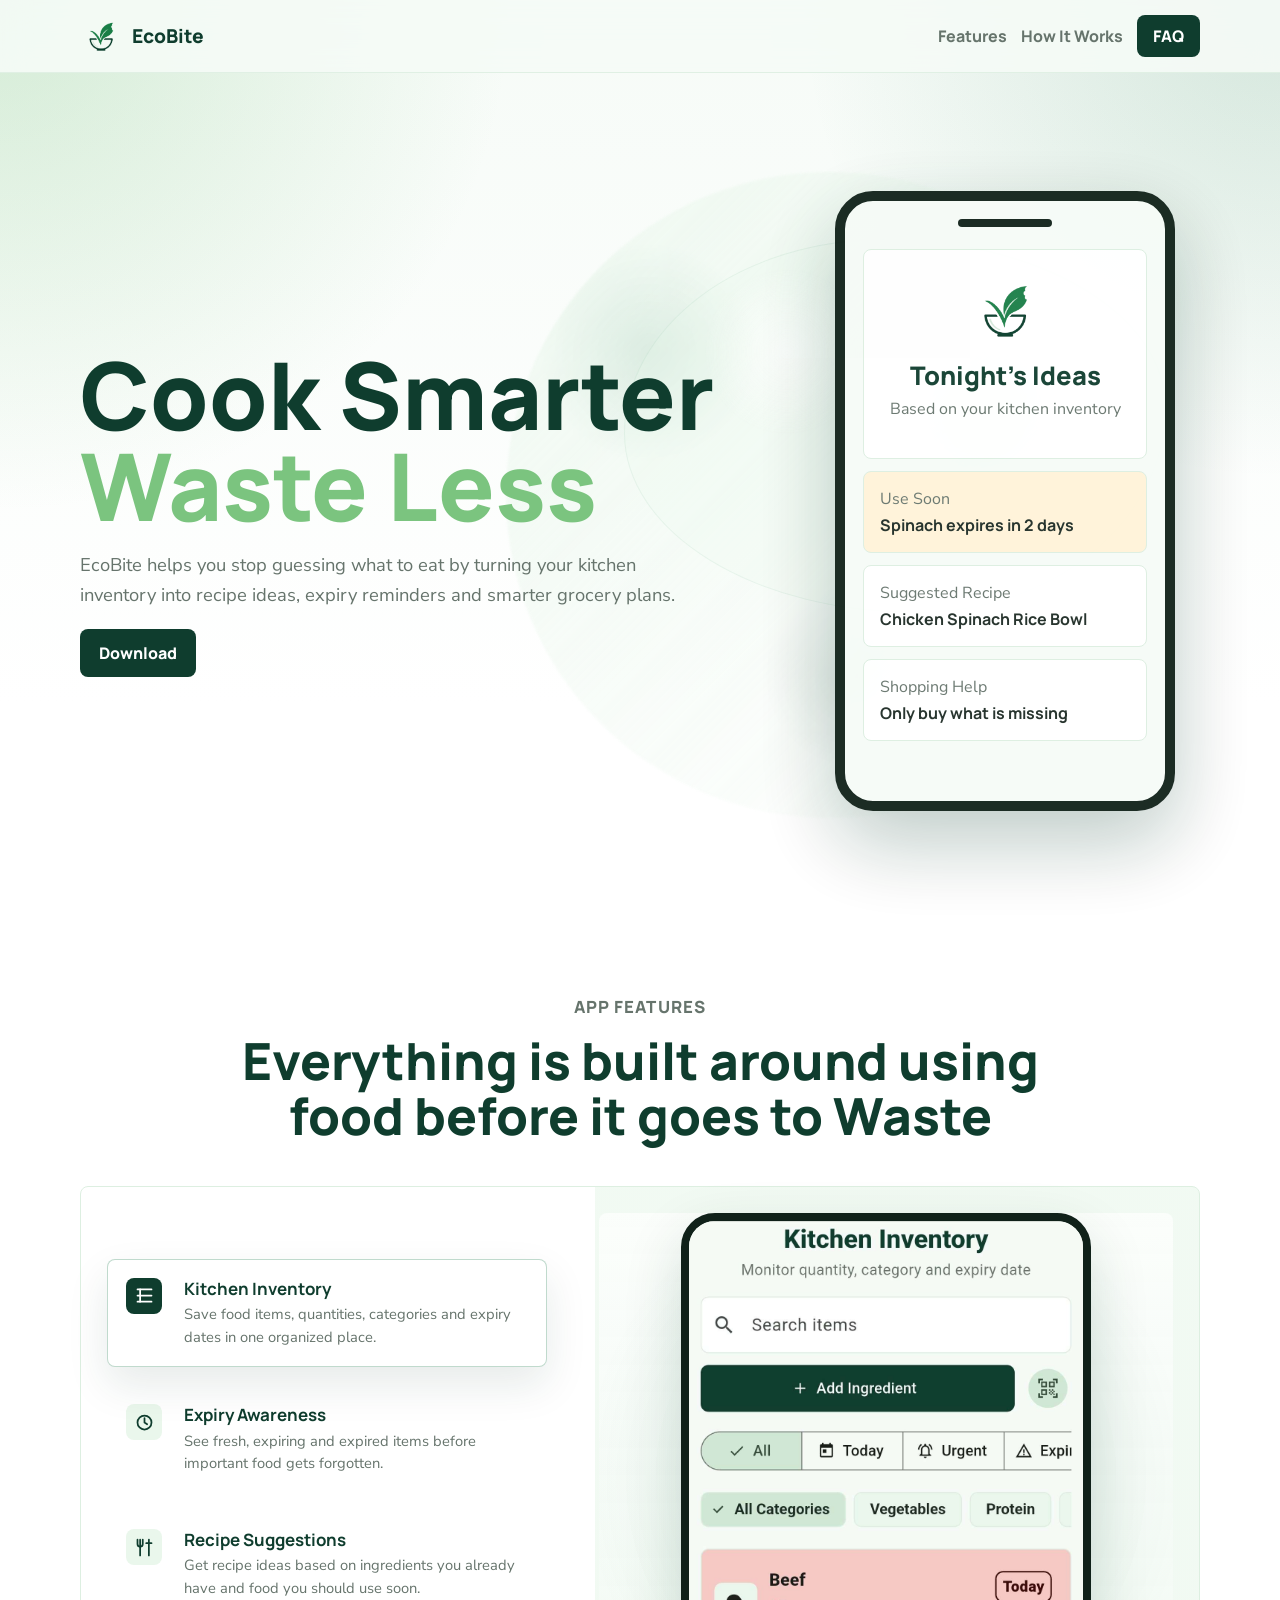
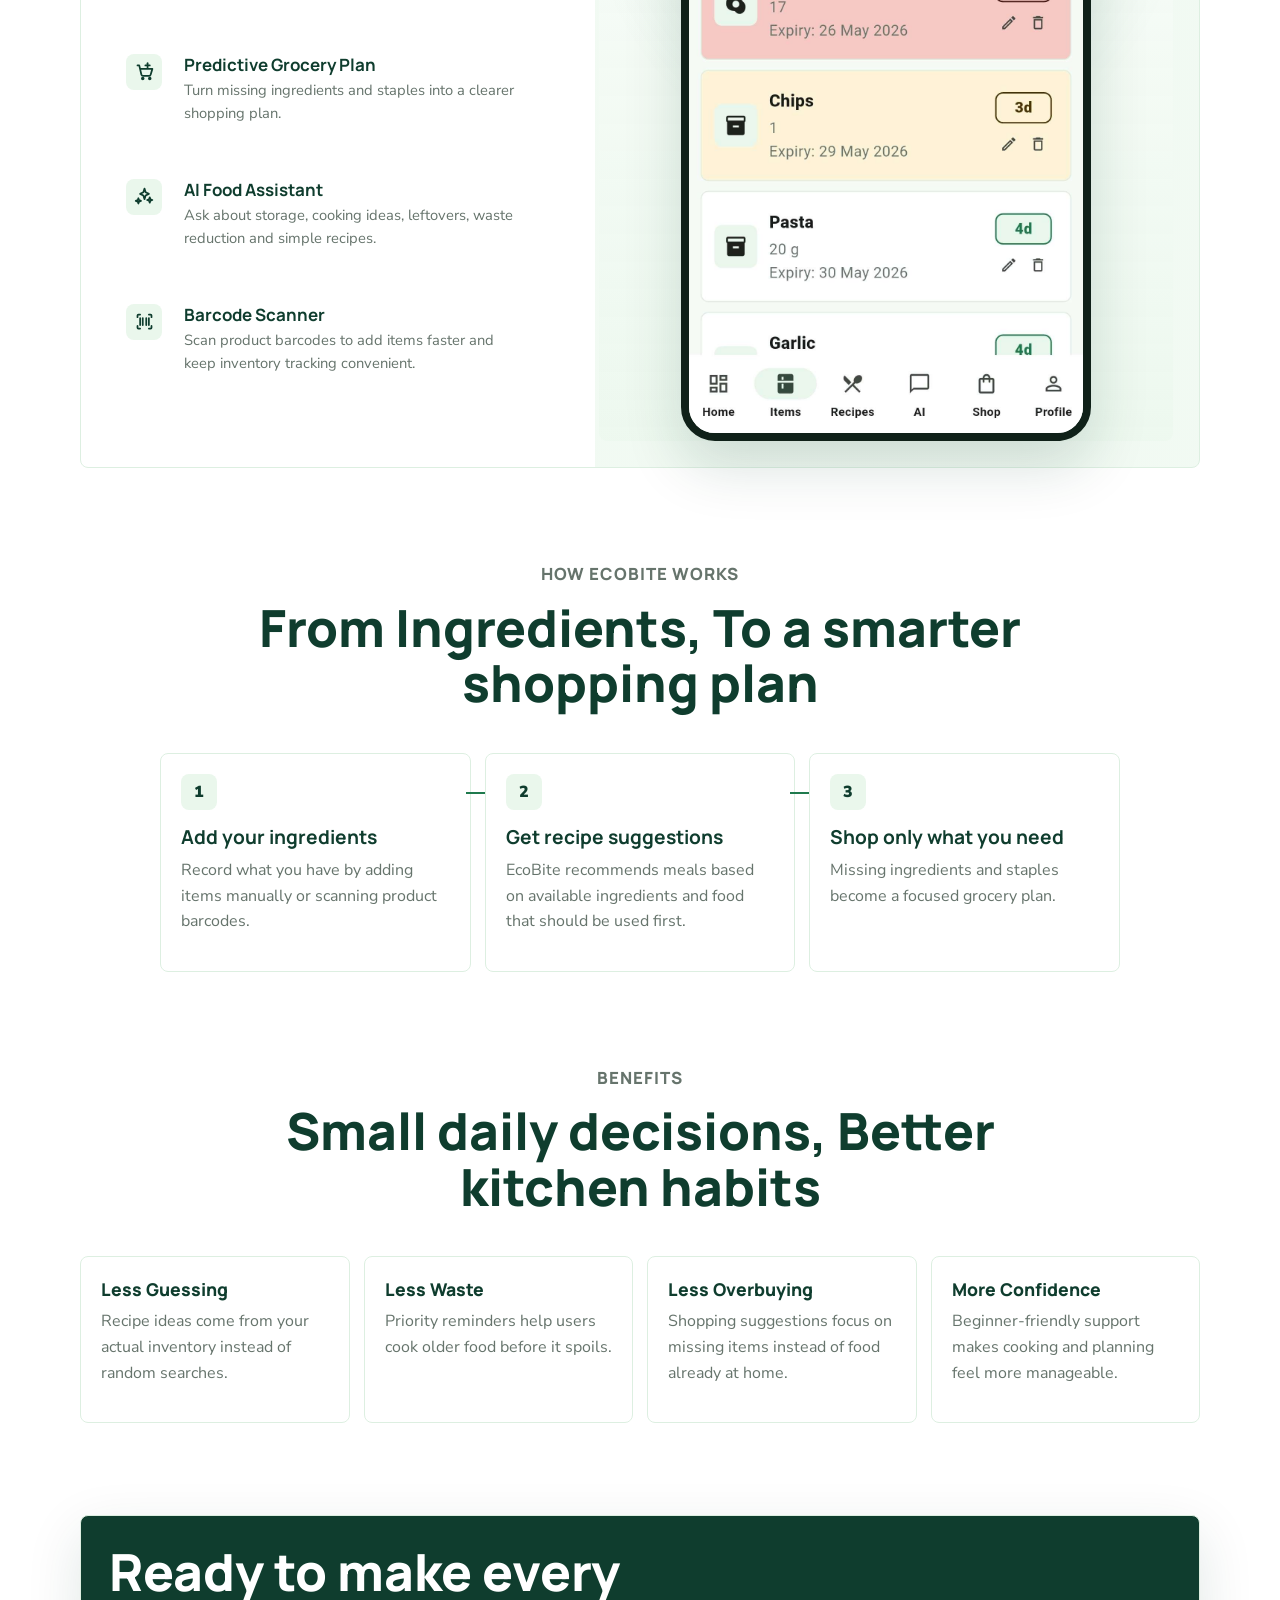
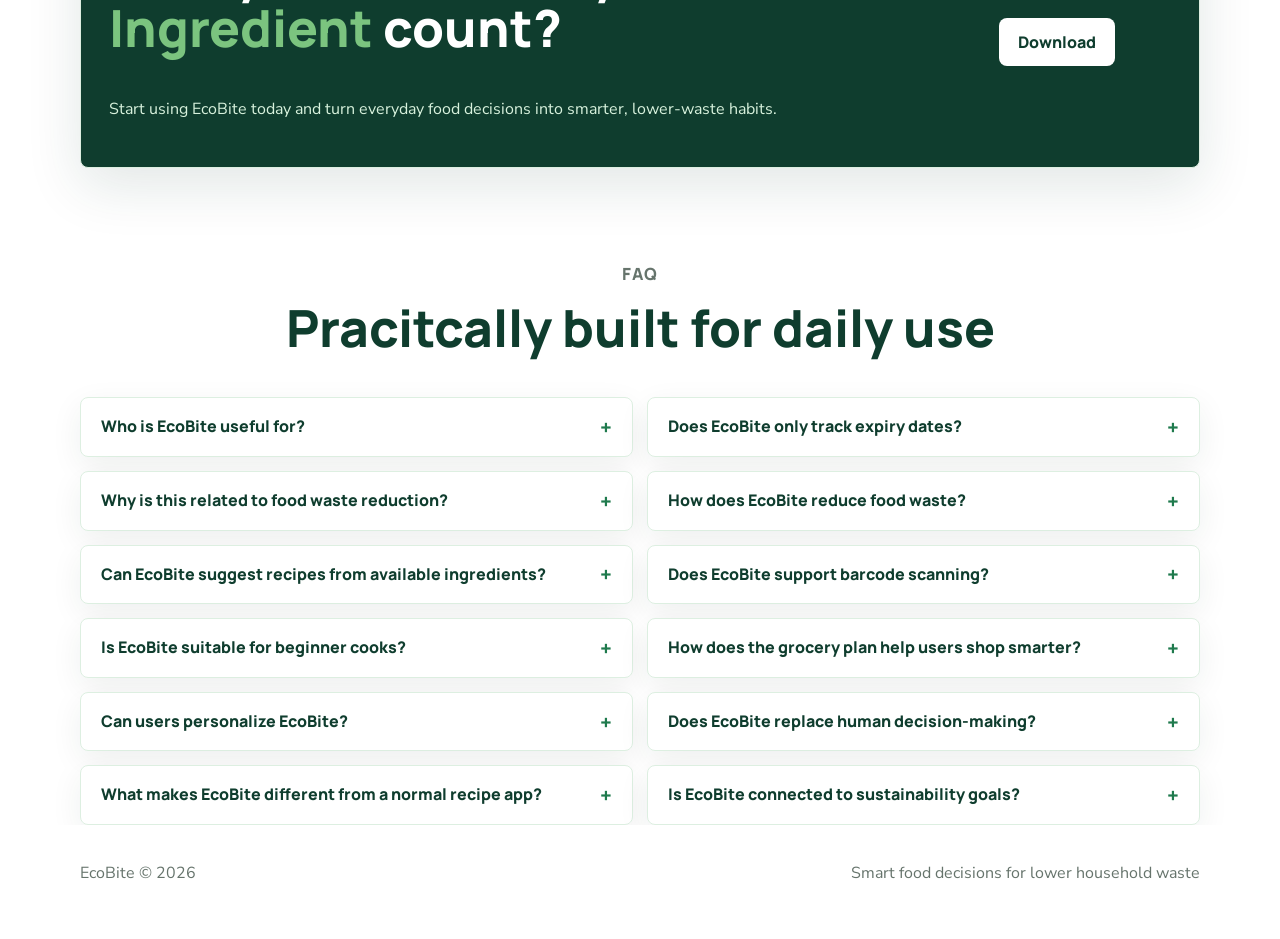
<file: docs/index.html>
<!doctype html>
<html lang="en">
  <head>
    <meta charset="utf-8" />
    <meta name="viewport" content="width=device-width, initial-scale=1" />
    <meta
      name="description"
      content="EcoBite is a smart kitchen assistant app that helps users decide what to cook, track food expiry, reduce waste and plan groceries smarter."
    />
    <meta name="theme-color" content="#0f3d2e" />
    <title>EcoBite | Know What To Cook Next</title>
    <link rel="manifest" href="manifest.webmanifest" />
    <link rel="icon" href="assets/ecobite_logo.png" />
    <link rel="apple-touch-icon" href="assets/ecobite_logo.png" />
    <link rel="stylesheet" href="styles.css?v=36" />
  </head>
  <body>
    <header class="site-header">
      <nav class="nav" aria-label="Main navigation">
        <a class="brand" href="#home" aria-label="EcoBite home">
          <img src="assets/ecobite_logo.png" alt="" />
          <span>EcoBite</span>
        </a>
        <button class="nav-toggle" type="button" data-nav-toggle aria-label="Open menu" aria-expanded="false">
          <span></span>
          <span></span>
          <span></span>
        </button>
        <div class="nav-links" data-nav-links>
          <a href="#features">Features</a>
          <a href="#how-it-works">How It Works</a>
          <a class="nav-login" href="#faq">FAQ</a>
        </div>
      </nav>
    </header>

    <main id="home">
      <section class="hero">
        <div class="hero-content">
          <h1>Cook Smarter<br /><span class="text-light-green">Waste Less</span></h1>
          <p class="hero-copy">
            EcoBite helps you stop guessing what to eat by turning your kitchen inventory into recipe ideas, expiry reminders and smarter grocery plans.
          </p>
          <div class="hero-actions">
            <a class="button primary" href="https://github.com/rizkyfajri0908-glitch/FYP/releases/latest/download/EcoBite.apk" download>Download</a>
          </div>
        </div>
        <div class="phone-preview" aria-label="EcoBite app preview">
          <div class="phone-shell">
            <div class="phone-top"></div>
            <div class="app-card hero-app-card">
              <img src="assets/ecobite_logo.png" alt="EcoBite logo" />
              <h2>Tonight's Ideas</h2>
              <p>Based on your kitchen inventory</p>
            </div>
            <div class="mini-card fresh">
              <span>Use Soon</span>
              <strong>Spinach expires in 2 days</strong>
            </div>
            <div class="mini-card">
              <span>Suggested Recipe</span>
              <strong>Chicken Spinach Rice Bowl</strong>
            </div>
            <div class="mini-card leaf">
              <span>Shopping Help</span>
              <strong>Only buy what is missing</strong>
            </div>
          </div>
        </div>
      </section>

      <section class="section reveal" id="features">
        <div class="section-heading centered">
          <p class="eyebrow">App Features</p>
          <h2>Everything is built around using food before it goes to Waste</h2>
        </div>
        <div class="feature-demo" data-feature-demo>
          <div class="feature-tabs" role="tablist" aria-label="EcoBite feature previews">
            <button class="feature-tab is-active" type="button" role="tab" aria-selected="true" data-preview-image="assets/screenshots/kitchen_inventory.jpg" data-preview-alt="EcoBite kitchen inventory screen with search, filters, and expiry indicators">
              <span aria-hidden="true">
                <svg viewBox="0 0 24 24" focusable="false">
                  <path d="M4 5h16M4 12h16M4 19h16" />
                  <path d="M7 5v14" />
                </svg>
              </span>
              <strong>Kitchen Inventory</strong>
              <small>Save food items, quantities, categories and expiry dates in one organized place.</small>
            </button>
            <button class="feature-tab" type="button" role="tab" aria-selected="false" data-preview-image="assets/screenshots/homepage.jpg" data-preview-alt="EcoBite home dashboard showing items that need attention">
              <span aria-hidden="true">
                <svg viewBox="0 0 24 24" focusable="false">
                  <circle cx="12" cy="12" r="8" />
                  <path d="M12 7v5l3 2" />
                </svg>
              </span>
              <strong>Expiry Awareness</strong>
              <small>See fresh, expiring and expired items before important food gets forgotten.</small>
            </button>
            <button class="feature-tab" type="button" role="tab" aria-selected="false" data-preview-image="assets/screenshots/recipe_suggestions.jpg" data-preview-alt="EcoBite recipe suggestions screen showing available and missing ingredients">
              <span aria-hidden="true">
                <svg viewBox="0 0 24 24" focusable="false">
                  <path d="M7 3v8" />
                  <path d="M4 3v5a3 3 0 0 0 6 0V3" />
                  <path d="M7 11v10" />
                  <path d="M17 3v18" />
                  <path d="M14 7h6" />
                </svg>
              </span>
              <strong>Recipe Suggestions</strong>
              <small>Get recipe ideas based on ingredients you already have and food you should use soon.</small>
            </button>
            <button class="feature-tab" type="button" role="tab" aria-selected="false" data-preview-image="assets/screenshots/grocery_plan.jpg" data-preview-alt="EcoBite predictive grocery plan screen with planned items and shopping progress">
              <span aria-hidden="true">
                <svg viewBox="0 0 24 24" focusable="false">
                  <path d="M4 5h2l2.4 10.5a2 2 0 0 0 2 1.5h6.7a2 2 0 0 0 1.9-1.4L21 9H8" />
                  <circle cx="10" cy="20" r="1" />
                  <circle cx="18" cy="20" r="1" />
                  <path d="M13 5h5" />
                  <path d="M15.5 2.5v5" />
                </svg>
              </span>
              <strong>Predictive Grocery Plan</strong>
              <small>Turn missing ingredients and staples into a clearer shopping plan.</small>
            </button>
            <button class="feature-tab" type="button" role="tab" aria-selected="false" data-preview-image="assets/screenshots/ai_assistant.jpg" data-preview-alt="EcoBite AI assistant screen with food waste and recipe chat examples">
              <span aria-hidden="true">
                <svg viewBox="0 0 24 24" focusable="false">
                  <path d="M12 3l1.3 4.1L17 9l-3.7 1.9L12 15l-1.3-4.1L7 9l3.7-1.9L12 3Z" />
                  <path d="M5 14l.8 2.2L8 17l-2.2.8L5 20l-.8-2.2L2 17l2.2-.8L5 14Z" />
                  <path d="M18 13l.8 2.2L21 16l-2.2.8L18 19l-.8-2.2L15 16l2.2-.8L18 13Z" />
                </svg>
              </span>
              <strong>AI Food Assistant</strong>
              <small>Ask about storage, cooking ideas, leftovers, waste reduction and simple recipes.</small>
            </button>
            <button class="feature-tab" type="button" role="tab" aria-selected="false" data-preview-image="assets/screenshots/barcode_scanner.jpg" data-preview-alt="EcoBite barcode scanner screen for adding items faster">
              <span aria-hidden="true">
                <svg viewBox="0 0 24 24" focusable="false">
                  <path d="M4 7V5a1 1 0 0 1 1-1h2" />
                  <path d="M17 4h2a1 1 0 0 1 1 1v2" />
                  <path d="M20 17v2a1 1 0 0 1-1 1h-2" />
                  <path d="M7 20H5a1 1 0 0 1-1-1v-2" />
                  <path d="M7 8v8" />
                  <path d="M10 8v8" />
                  <path d="M14 8v8" />
                  <path d="M17 8v8" />
                </svg>
              </span>
              <strong>Barcode Scanner</strong>
              <small>Scan product barcodes to add items faster and keep inventory tracking convenient.</small>
            </button>
          </div>
          <div class="feature-preview-panel" aria-live="polite">
            <div class="phone-frame feature-phone">
              <img class="screenshot-image" src="assets/screenshots/kitchen_inventory.jpg" alt="EcoBite kitchen inventory screen with search, filters, and expiry indicators" data-feature-image />
            </div>
          </div>
        </div>
      </section>

      <section class="section reveal" id="how-it-works">
        <div class="section-heading centered">
          <p class="eyebrow">How EcoBite Works</p>
          <h2>From Ingredients, To a smarter shopping plan</h2>
        </div>
        <div class="steps how-flow">
          <article class="interactive-card">
            <span>1</span>
            <h3>Add your ingredients</h3>
            <p>Record what you have by adding items manually or scanning product barcodes.</p>
          </article>
          <article class="interactive-card">
            <span>2</span>
            <h3>Get recipe suggestions</h3>
            <p>EcoBite recommends meals based on available ingredients and food that should be used first.</p>
          </article>
          <article class="interactive-card">
            <span>3</span>
            <h3>Shop only what you need</h3>
            <p>Missing ingredients and staples become a focused grocery plan.</p>
          </article>
        </div>
      </section>

      <section class="section reveal">
        <div class="section-heading centered">
          <p class="eyebrow">Benefits</p>
          <h2>Small daily decisions, Better kitchen habits</h2>
        </div>
        <div class="benefit-grid">
          <article class="interactive-card">
            <span>Less Guessing</span>
            <p>Recipe ideas come from your actual inventory instead of random searches.</p>
          </article>
          <article class="interactive-card">
            <span>Less Waste</span>
            <p>Priority reminders help users cook older food before it spoils.</p>
          </article>
          <article class="interactive-card">
            <span>Less Overbuying</span>
            <p>Shopping suggestions focus on missing items instead of food already at home.</p>
          </article>
          <article class="interactive-card">
            <span>More Confidence</span>
            <p>Beginner-friendly support makes cooking and planning feel more manageable.</p>
          </article>
        </div>
      </section>

      <section class="cta final-cta reveal">
        <div>
          <h2>Ready to make every <span class="text-light-green">Ingredient</span> count?</h2>
          <p>Start using EcoBite today and turn everyday food decisions into smarter, lower-waste habits.</p>
        </div>
        <a class="button primary" href="https://github.com/rizkyfajri0908-glitch/FYP/releases/latest/download/EcoBite.apk" download>Download</a>
      </section>

      <section class="section reveal" id="faq">
        <div class="section-heading centered">
          <p class="eyebrow">FAQ</p>
          <h2>Pracitcally built for daily use</h2>
        </div>
        <div class="faq-list">
          <details>
            <summary>Who is EcoBite useful for?</summary>
            <p>Students, families, beginner cooks and anyone who wants help deciding what to cook from food they already own.</p>
          </details>
          <details>
            <summary>Does EcoBite only track expiry dates?</summary>
            <p>No. It connects expiry tracking with recipe suggestions, grocery planning, AI assistance, barcode scanning and personal preferences.</p>
          </details>
          <details>
            <summary>Why is this related to food waste reduction?</summary>
            <p>EcoBite encourages users to cook older ingredients first, avoid duplicate purchases and plan meals around food that might otherwise be forgotten.</p>
          </details>
          <details>
            <summary>How does EcoBite reduce food waste?</summary>
            <p>EcoBite reduces waste by making food items easier to track, showing expiry reminders, suggesting recipes from available ingredients and helping users shop only for what they need.</p>
          </details>
          <details>
            <summary>Can EcoBite suggest recipes from available ingredients?</summary>
            <p>Yes. EcoBite compares recipes with the items in the kitchen inventory, then prioritizes meals that use ingredients the user already has.</p>
          </details>
          <details>
            <summary>Does EcoBite support barcode scanning?</summary>
            <p>Yes. The barcode scanner helps users add items more quickly, making it easier to keep the inventory updated without typing every product manually.</p>
          </details>
          <details>
            <summary>Is EcoBite suitable for beginner cooks?</summary>
            <p>Yes. EcoBite is designed to guide users who are unsure what to cook by turning available ingredients into clearer recipe and grocery suggestions.</p>
          </details>
          <details>
            <summary>How does the grocery plan help users shop smarter?</summary>
            <p>The grocery plan focuses on missing recipe ingredients and useful staples, helping users avoid buying duplicate items already available at home.</p>
          </details>
          <details>
            <summary>Can users personalize EcoBite?</summary>
            <p>Yes. Users can set dietary preferences, cooking style, household size, reminder settings and dark mode so recommendations feel more relevant.</p>
          </details>
          <details>
            <summary>Does EcoBite replace human decision-making?</summary>
            <p>No. EcoBite supports daily decisions by organizing information and giving suggestions, while users still choose what to cook, buy and keep.</p>
          </details>
          <details>
            <summary>What makes EcoBite different from a normal recipe app?</summary>
            <p>EcoBite starts from the user's own kitchen inventory instead of only showing random recipes, so its suggestions are linked to food the user already has.</p>
          </details>
          <details>
            <summary>Is EcoBite connected to sustainability goals?</summary>
            <p>Yes. EcoBite supports responsible consumption by helping households reduce unnecessary food waste and make better use of purchased ingredients.</p>
          </details>
        </div>
      </section>

    </main>

    <footer class="footer">
      <p>EcoBite &copy; <span data-year></span></p>
      <p>Smart food decisions for lower household waste</p>
    </footer>

    <script src="app.js?v=36"></script>
  </body>
</html>
</file>
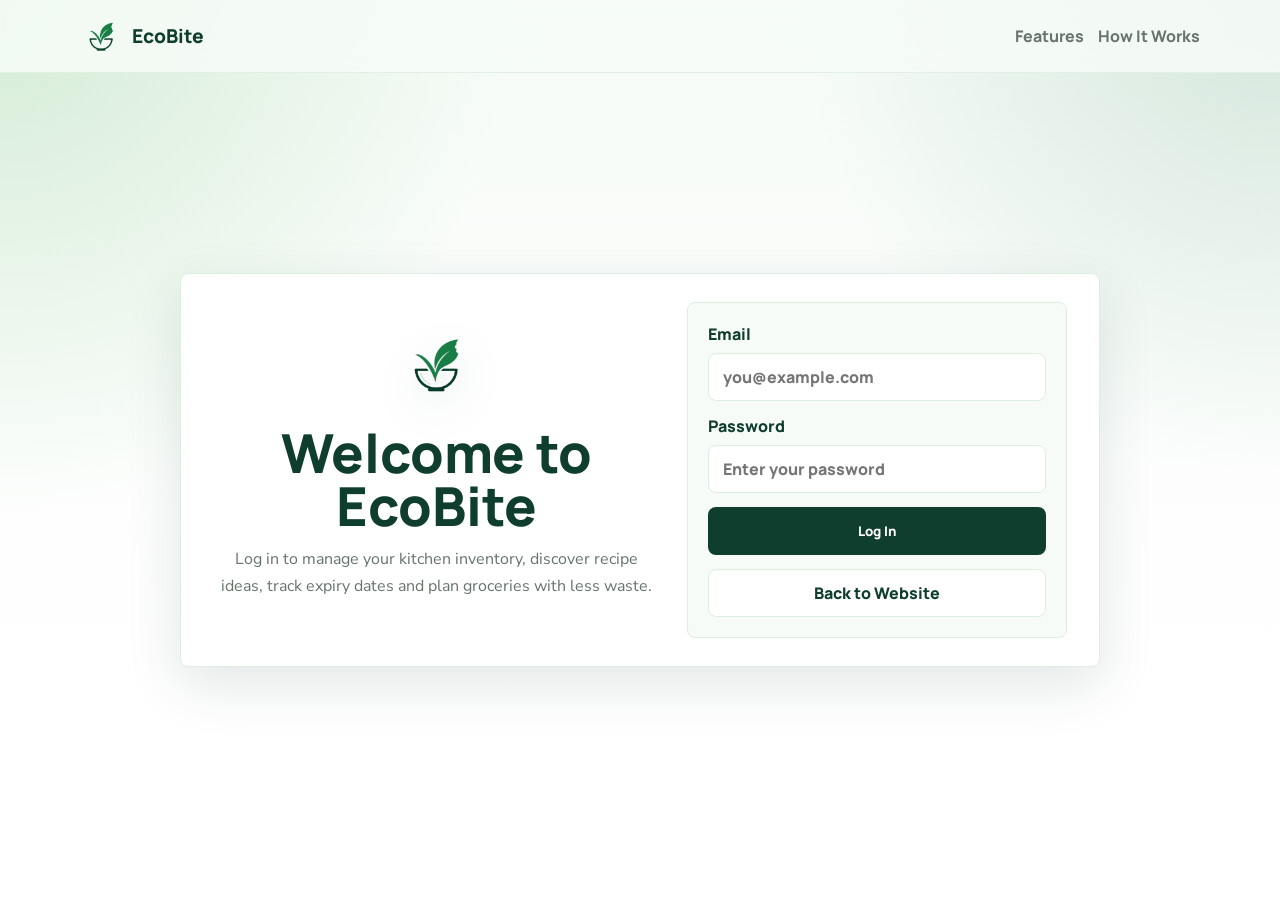
<file: docs/login.html>
<!doctype html>
<html lang="en">
  <head>
    <meta charset="utf-8" />
    <meta name="viewport" content="width=device-width, initial-scale=1" />
    <meta
      name="description"
      content="Log in to EcoBite, the smart kitchen assistant for recipe ideas, expiry reminders, and grocery planning."
    />
    <meta name="theme-color" content="#0f3d2e" />
    <title>Log In | EcoBite</title>
    <link rel="icon" href="assets/ecobite_logo.png" />
    <link rel="apple-touch-icon" href="assets/ecobite_logo.png" />
    <link rel="stylesheet" href="styles.css?v=36" />
  </head>
  <body>
    <header class="site-header">
      <nav class="nav" aria-label="Main navigation">
        <a class="brand" href="index.html?v=36" aria-label="EcoBite home">
          <img src="assets/ecobite_logo.png" alt="" />
          <span>EcoBite</span>
        </a>
        <div class="nav-links login-nav-links">
          <a href="index.html?v=36#features">Features</a>
          <a href="index.html?v=36#how-it-works">How It Works</a>
        </div>
      </nav>
    </header>

    <main class="login-page">
      <section class="login-panel">
        <div class="login-intro">
          <img class="login-logo-motion" src="assets/ecobite_logo.png" alt="EcoBite logo" />
          <h1>Welcome to EcoBite</h1>
          <p>
            Log in to manage your kitchen inventory, discover recipe ideas, track expiry dates and plan groceries with less waste.
          </p>
        </div>

        <form class="login-form">
          <label>
            Email
            <input type="email" placeholder="you@example.com" autocomplete="email" />
          </label>
          <label>
            Password
            <input type="password" placeholder="Enter your password" autocomplete="current-password" />
          </label>
          <button class="button primary" type="button">Log In</button>
          <a class="button secondary" href="index.html?v=36">Back to Website</a>
        </form>
      </section>
    </main>
  </body>
</html>
</file>
<file: docs/styles.css>
@import url("https://fonts.googleapis.com/css2?family=Manrope:wght@600;700;800;900&family=Nunito+Sans:wght@400;600;700;800;900&display=swap");

:root {
  --dark-green: #0f3d2e;
  --forest-green: #1f7a4d;
  --leaf-green: #7bc47f;
  --mint-green: #eaf7ec;
  --pale-green: #f6fbf7;
  --ink: #1d2b24;
  --muted: #66746c;
  --line: #ddefe1;
  --white: #ffffff;
  --warning: #fff3d8;
  --shadow: 0 18px 55px rgba(15, 61, 46, 0.12);
  font-family:
    "Nunito Sans", ui-sans-serif, system-ui, -apple-system, BlinkMacSystemFont,
    "Segoe UI", sans-serif;
  color: var(--ink);
  background: var(--pale-green);
}

* {
  box-sizing: border-box;
}

html {
  scroll-behavior: smooth;
  overflow-x: hidden;
  width: 100%;
  max-width: 100%;
}

body {
  margin: 0;
  width: 100%;
  max-width: 100%;
  overflow-x: hidden;
  background:
    radial-gradient(circle at top left, rgba(123, 196, 127, 0.28), transparent 32rem),
    radial-gradient(circle at top right, rgba(31, 122, 77, 0.16), transparent 30rem),
    linear-gradient(180deg, var(--pale-green), #ffffff 44rem);
}

main {
  width: 100%;
  max-width: 100%;
  overflow-x: hidden;
}

img,
svg,
a,
button,
input {
  max-width: 100%;
}

a {
  color: inherit;
  text-decoration: none;
}

.text-light-green {
  color: var(--leaf-green);
}

.site-header {
  position: sticky;
  top: 0;
  z-index: 10;
  border-bottom: 1px solid rgba(221, 239, 225, 0.9);
  background: rgba(246, 251, 247, 0.9);
  backdrop-filter: blur(14px);
  transition:
    box-shadow 220ms ease,
    background 220ms ease;
}

.site-header.is-scrolled {
  background: rgba(246, 251, 247, 0.98);
  box-shadow: 0 10px 35px rgba(15, 61, 46, 0.08);
}

.nav {
  width: min(1120px, calc(100% - 32px));
  min-height: 72px;
  margin: 0 auto;
  display: flex;
  align-items: center;
  justify-content: space-between;
  gap: 24px;
}

.brand {
  display: inline-flex;
  align-items: center;
  gap: 10px;
  min-width: 0;
  font-size: clamp(1rem, 2.8vw, 1.2rem);
  font-weight: 900;
  color: var(--dark-green);
}

.brand img {
  width: 42px;
  height: 42px;
  object-fit: contain;
}

.nav-links {
  display: flex;
  align-items: center;
  gap: 14px;
  color: var(--muted);
  font-weight: 750;
  min-width: 0;
}

.nav-links a:hover {
  color: var(--forest-green);
}

.nav-links a {
  position: relative;
  min-height: 42px;
  display: inline-flex;
  align-items: center;
  transition: color 180ms ease;
}

.nav-links a:not(.nav-login)::after {
  position: absolute;
  left: 0;
  bottom: 0;
  width: 100%;
  height: 2px;
  content: "";
  transform: scaleX(0);
  transform-origin: left;
  background: var(--forest-green);
  transition: transform 220ms ease;
}

.nav-links a:not(.nav-login):hover::after {
  transform: scaleX(1);
}

.nav-login {
  justify-content: center;
  border-radius: 8px;
  padding: 0 16px;
  background: var(--dark-green);
  color: var(--white);
  font-weight: 900;
}

.nav-login:hover {
  color: var(--white);
  box-shadow: 0 12px 28px rgba(15, 61, 46, 0.16);
}

.nav-toggle {
  display: none;
  width: 44px;
  height: 44px;
  border: 1px solid var(--line);
  border-radius: 8px;
  background: var(--white);
}

.nav-toggle span {
  display: block;
  width: 18px;
  height: 2px;
  margin: 4px auto;
  background: var(--dark-green);
}

.hero {
  width: min(1120px, calc(100% - 32px));
  min-height: calc(100vh - 72px);
  margin: 0 auto;
  padding: clamp(56px, 10vw, 108px) 0 clamp(44px, 8vw, 80px);
  position: relative;
  display: grid;
  grid-template-columns: minmax(0, 1fr) minmax(280px, 390px);
  align-items: center;
  gap: clamp(36px, 6vw, 72px);
  overflow: visible;
  isolation: isolate;
}

.hero::before,
.hero::after {
  position: absolute;
  content: "";
  pointer-events: none;
  z-index: 0;
}

.hero::before {
  inset: 12% 4% 10% 38%;
  border-radius: 999px;
  background:
    radial-gradient(circle at 22% 28%, rgba(31, 122, 77, 0.12), transparent 16%),
    radial-gradient(circle at 74% 38%, rgba(123, 196, 127, 0.18), transparent 14%),
    radial-gradient(circle at 54% 78%, rgba(15, 61, 46, 0.09), transparent 15%),
    linear-gradient(135deg, rgba(234, 247, 236, 0.72), rgba(255, 255, 255, 0.18));
  filter: blur(1px);
  opacity: 0.9;
  animation: calmGlowFloat 14s ease-in-out infinite alternate;
}

.hero::after {
  width: min(52vw, 540px);
  aspect-ratio: 1.45;
  right: 3%;
  top: 20%;
  border: 1px solid rgba(31, 122, 77, 0.08);
  border-radius: 48% 52% 46% 54% / 52% 45% 55% 48%;
  background:
    radial-gradient(circle at 30% 30%, rgba(255, 255, 255, 0.8), transparent 18%),
    rgba(234, 247, 236, 0.32);
  opacity: 0.76;
  animation: softBlobBreathe 17s ease-in-out infinite;
}

.hero-content {
  position: relative;
  z-index: 2;
  max-width: 690px;
  margin-top: 24px;
  animation: heroRise 700ms ease both;
}

.eyebrow {
  margin: 0 0 12px;
  color: var(--forest-green);
  font-weight: 900;
  text-transform: uppercase;
  letter-spacing: 0.06em;
  font-size: 0.78rem;
}

h1,
h2,
h3,
button,
.button,
.brand,
.nav-links,
.eyebrow,
.feature-tab strong,
.feature-tab span,
.benefit-grid span,
.faq-list summary,
.mini-card strong,
.choice-panel strong,
.login-form label,
.screen-title,
.screen-heading,
.priority-row,
.item-card strong,
.recipe-card strong,
.grocery-item strong,
.plan-card strong {
  font-family:
    Manrope, "Nunito Sans", ui-sans-serif, system-ui, -apple-system,
    BlinkMacSystemFont, "Segoe UI", sans-serif;
}

h1,
h2,
h3,
p {
  margin-top: 0;
}

h1 {
  margin-bottom: 18px;
  color: var(--dark-green);
  font-size: clamp(2.75rem, 7.3vw, 6rem);
  line-height: 0.98;
  font-weight: 950;
  overflow-wrap: anywhere;
}

h2 {
  color: var(--dark-green);
  font-size: clamp(1.85rem, 4vw, 3.5rem);
  line-height: 1.08;
  font-weight: 930;
  overflow-wrap: anywhere;
}

h3 {
  color: var(--dark-green);
  font-size: 1.2rem;
  margin-bottom: 8px;
}

.hero-copy {
  color: var(--muted);
  font-size: clamp(1rem, 2.5vw, 1.15rem);
  line-height: 1.65;
  max-width: 620px;
}

.hero-actions,
.cta {
  display: flex;
  align-items: center;
  gap: 12px;
  flex-wrap: wrap;
}

.button {
  display: inline-flex;
  min-height: 48px;
  align-items: center;
  justify-content: center;
  border-radius: 8px;
  padding: 0 18px;
  border: 1px solid transparent;
  font-weight: 850;
  text-align: center;
  white-space: normal;
  cursor: pointer;
  transition:
    transform 180ms ease,
    box-shadow 180ms ease,
    background 180ms ease;
}

.button:hover {
  transform: translateY(-2px);
  box-shadow: var(--shadow);
}

.button.primary {
  background: var(--dark-green);
  color: var(--white);
}

.button.secondary {
  background: var(--white);
  color: var(--dark-green);
  border-color: var(--line);
}

.phone-preview {
  position: relative;
  right: auto;
  top: auto;
  z-index: 1;
  display: flex;
  justify-content: center;
  opacity: 0.95;
  animation: phoneFloatIn 800ms ease 120ms both;
}

.phone-shell {
  width: min(100%, clamp(280px, 32vw, 340px));
  min-height: clamp(520px, 58vw, 620px);
  padding: clamp(14px, 2vw, 18px);
  border: clamp(7px, 1.2vw, 10px) solid #102119;
  border-radius: clamp(30px, 4vw, 38px);
  background: var(--pale-green);
  box-shadow: 0 32px 80px rgba(15, 61, 46, 0.28);
  transform: none;
  animation: gentleFloat 5.5s ease-in-out infinite;
}

.phone-top {
  width: 94px;
  height: 8px;
  margin: 0 auto 22px;
  border-radius: 999px;
  background: #102119;
}

.app-card,
.mini-card,
.feature-card,
.problem-strip article,
.sdg-panel,
.steps article,
.benefit-grid article,
.cta {
  border: 1px solid var(--line);
  border-radius: 8px;
  background: var(--white);
}

.hero-app-card {
  padding: 22px;
  text-align: center;
}

.hero-app-card img {
  width: 76px;
  height: 76px;
}

.hero-app-card h2 {
  margin: 8px 0;
  font-size: clamp(1.25rem, 4vw, 1.6rem);
}

.hero-app-card p,
.mini-card span {
  color: var(--muted);
}

.mini-card {
  margin-top: 12px;
  padding: 16px;
  display: grid;
  gap: 4px;
  transition:
    transform 200ms ease,
    box-shadow 200ms ease;
}

.mini-card:hover {
  transform: translateY(-3px);
  box-shadow: var(--shadow);
}

.mini-card.warning,
.mini-card.fresh {
  background: var(--warning);
}

.mini-card.dark {
  background: var(--dark-green);
  color: var(--white);
}

.mini-card.dark span {
  color: #d8f2dd;
}

.problem-strip {
  width: min(1120px, calc(100% - 32px));
  margin: 0 auto;
  display: grid;
  grid-template-columns: repeat(3, 1fr);
  gap: 12px;
}

.interactive-card {
  transition:
    transform 220ms ease,
    box-shadow 220ms ease,
    border-color 220ms ease;
}

.interactive-card:hover {
  transform: translateY(-6px);
  border-color: rgba(31, 122, 77, 0.45);
  box-shadow: var(--shadow);
}

.problem-strip article {
  padding: 18px;
}

.problem-strip strong {
  display: block;
  color: var(--dark-green);
  font-size: 1.25rem;
}

.problem-strip span {
  color: var(--muted);
}

.section,
.split-section {
  width: min(1120px, calc(100% - 32px));
  margin: 0 auto;
  padding: clamp(58px, 9vw, 92px) 0 0;
}

.section-heading {
  max-width: 720px;
  margin-bottom: 28px;
}

.section-heading.centered {
  max-width: 820px;
  margin-right: auto;
  margin-left: auto;
  text-align: center;
}

.section-heading p {
  color: var(--muted);
  line-height: 1.65;
  font-size: 1.05rem;
}

#features .section-heading > p:not(.eyebrow),
.final-cta .eyebrow {
  display: none;
}

.feature-demo {
  display: grid;
  grid-template-columns: minmax(260px, 440px) minmax(300px, 1fr);
  gap: clamp(26px, 4.5vw, 52px);
  align-items: center;
  min-height: 720px;
  padding: clamp(16px, 3vw, 26px);
  border: 1px solid var(--line);
  border-radius: 8px;
  background:
    linear-gradient(90deg, var(--white) 0 46%, rgba(234, 247, 236, 0.65) 46% 100%),
    var(--white);
}

.feature-tabs {
  display: grid;
  gap: 16px;
}

.feature-tab {
  display: grid;
  grid-template-columns: clamp(38px, 7vw, 44px) minmax(0, 1fr);
  gap: 4px 14px;
  width: 100%;
  padding: clamp(14px, 2.4vw, 18px);
  border: 1px solid transparent;
  border-radius: 8px;
  background: transparent;
  color: var(--muted);
  text-align: left;
  cursor: pointer;
  font: inherit;
  transition:
    transform 180ms ease,
    border-color 180ms ease,
    background 180ms ease,
    box-shadow 180ms ease,
    color 180ms ease;
}

button.feature-tab {
  appearance: none;
  -webkit-appearance: none;
  box-sizing: border-box;
}

.feature-tab:hover,
.feature-tab.is-active {
  transform: translateY(-2px);
  border-color: rgba(31, 122, 77, 0.28);
  background: var(--white);
  box-shadow: 0 18px 42px rgba(15, 61, 46, 0.1);
}

.feature-tab span {
  grid-row: span 2;
  width: clamp(34px, 7vw, 36px);
  height: clamp(34px, 7vw, 36px);
  display: inline-grid;
  place-items: center;
  border-radius: 8px;
  background: var(--mint-green);
  color: var(--dark-green);
  font-weight: 950;
}

.feature-tab span svg {
  width: 21px;
  height: 21px;
  fill: none;
  stroke: currentColor;
  stroke-width: 2;
  stroke-linecap: round;
  stroke-linejoin: round;
}

.feature-tab strong {
  color: var(--dark-green);
  font-size: clamp(0.98rem, 2.5vw, 1.06rem);
  line-height: 1.25;
  overflow-wrap: anywhere;
}

.feature-tab small {
  display: block;
  max-width: 340px;
  color: var(--muted);
  font-size: clamp(0.86rem, 2.25vw, 0.92rem);
  line-height: 1.55;
}

.feature-tab.is-active span {
  background: var(--dark-green);
  color: var(--white);
}

.feature-preview-panel {
  min-height: clamp(500px, 70vw, 660px);
  display: grid;
  place-items: center;
  border-radius: 8px;
  background:
    radial-gradient(circle at 50% 32%, rgba(31, 122, 77, 0.12), transparent 19rem),
    linear-gradient(180deg, rgba(255, 255, 255, 0.68), rgba(234, 247, 236, 0.56));
}

.feature-phone {
  width: min(100%, clamp(300px, 44vw, 410px));
  transition:
    opacity 180ms ease,
    transform 180ms ease;
}

.feature-phone.is-switching {
  opacity: 0;
  transform: translateY(10px) scale(0.985);
}

.screen-showcase {
  max-width: 980px;
  margin: 0 auto;
  display: grid;
  grid-template-columns: repeat(2, minmax(280px, 1fr));
  gap: 120px 120px;
  align-items: start;
  padding: 18px 0 80px;
}

.screen-card {
  display: flex;
  justify-content: center;
}

.screen-card:nth-child(odd) {
  justify-content: center;
}

.screen-card:nth-child(even) {
  justify-content: center;
  transform: translateY(160px);
}

.screen-card:nth-child(5) {
  grid-column: 1;
  transform: translateY(0);
}

.phone-frame {
  width: min(100%, clamp(300px, 44vw, 410px));
  aspect-ratio: 1080 / 2182;
  overflow: hidden;
  border: 8px solid #102119;
  border-radius: 34px;
  background: var(--pale-green);
  box-shadow: 0 24px 58px rgba(15, 61, 46, 0.16);
}

.screenshot-image {
  width: 100%;
  height: 100%;
  display: block;
  object-fit: cover;
  transform: scale(1);
  transform-origin: center;
}

.screen-phone {
  width: min(100%, 310px);
  min-height: 520px;
  margin: 0 auto;
  padding: 22px 16px;
  border: 8px solid #102119;
  border-radius: 30px;
  background: var(--pale-green);
  box-shadow: 0 20px 48px rgba(15, 61, 46, 0.16);
  color: var(--ink);
  transform: translateZ(0);
}

.screen-card-wide .screen-phone {
  width: min(100%, 360px);
}

.screen-title {
  margin-bottom: 16px;
  color: var(--dark-green);
  font-size: 1.52rem;
  font-weight: 950;
  line-height: 1.05;
  text-align: center;
}

.screen-hero {
  display: grid;
  gap: 10px;
  justify-items: center;
  margin-bottom: 20px;
  padding: 18px;
  border-radius: 8px;
  background: var(--dark-green);
  color: var(--white);
  text-align: center;
}

.screen-hero img {
  width: 58px;
  height: 58px;
  object-fit: contain;
  border-radius: 6px;
  background: var(--white);
}

.screen-hero strong {
  font-size: 1.45rem;
  line-height: 1.05;
}

.screen-hero span,
.center-copy {
  color: #d8f2dd;
  line-height: 1.45;
}

.screen-heading {
  margin: 12px 0;
  color: var(--dark-green);
  font-size: 1.35rem;
  font-weight: 950;
  text-align: center;
}

.priority-row,
.item-card,
.recipe-card,
.plan-card,
.grocery-item,
.tip-box,
.search-line,
.ask-line,
.chat {
  border: 1px solid var(--line);
  border-radius: 8px;
  background: var(--white);
}

.priority-row {
  display: flex;
  min-height: 58px;
  align-items: center;
  justify-content: space-between;
  gap: 12px;
  margin-top: 10px;
  padding: 12px;
  font-weight: 850;
}

.priority-row em,
.item-card em {
  min-width: 58px;
  padding: 8px 10px;
  border-radius: 8px;
  font-style: normal;
  font-weight: 950;
  text-align: center;
}

.priority-row.urgent em,
.item-card.danger em {
  border: 2px solid #4d120e;
  background: #f5c2bd;
  color: #3b0906;
}

.priority-row.soon em,
.item-card.warning em {
  border: 2px solid #6b5518;
  background: #fff2cf;
  color: #4c3a06;
}

.tip-box {
  margin-top: 18px;
  padding: 16px;
  color: var(--ink);
  font-weight: 850;
  text-align: center;
}

.search-line,
.ask-line {
  margin-bottom: 12px;
  padding: 14px;
  color: var(--muted);
  font-size: 1rem;
}

.screen-button,
.plan-card button,
.recipe-card button {
  width: 100%;
  min-height: 48px;
  margin: 10px 0;
  border: 0;
  border-radius: 8px;
  background: var(--dark-green);
  color: var(--white);
  font: inherit;
  font-weight: 900;
}

.filter-line,
.chip-row,
.prompt-row {
  display: flex;
  gap: 8px;
  overflow: hidden;
}

.filter-line {
  margin: 12px 0;
}

.filter-line span,
.chip-row span {
  display: inline-flex;
  min-height: 36px;
  align-items: center;
  justify-content: center;
  border: 1px solid var(--line);
  border-radius: 8px;
  padding: 0 12px;
  background: var(--mint-green);
  color: var(--dark-green);
  font-weight: 900;
  white-space: nowrap;
}

.item-card {
  position: relative;
  display: grid;
  gap: 6px;
  margin-top: 12px;
  padding: 14px 84px 14px 14px;
}

.item-card strong {
  font-size: 1.16rem;
}

.item-card span {
  color: var(--muted);
}

.item-card em {
  position: absolute;
  top: 14px;
  right: 12px;
}

.item-card.danger {
  background: #f7c8c4;
}

.item-card.warning {
  background: #fff3d8;
}

.item-card.fresh {
  background: var(--white);
}

.item-card.fresh em {
  border: 2px solid var(--forest-green);
  background: var(--mint-green);
  color: var(--forest-green);
}

.recipe-card,
.grocery-item,
.plan-card {
  margin-top: 12px;
  padding: 14px;
}

.recipe-card div:first-child {
  display: flex;
  justify-content: space-between;
  gap: 12px;
}

.recipe-card strong,
.grocery-item strong,
.plan-card strong {
  color: var(--ink);
  font-size: 1.15rem;
}

.recipe-card em {
  color: var(--ink);
  font-style: normal;
  font-weight: 950;
  white-space: nowrap;
}

.recipe-card p {
  margin: 12px 0;
  color: var(--forest-green);
  font-weight: 900;
}

.recipe-card a {
  display: flex;
  min-height: 42px;
  align-items: center;
  justify-content: center;
  border: 1px solid var(--line);
  border-radius: 8px;
  color: var(--dark-green);
  font-weight: 900;
}

.recipe-card.small {
  opacity: 0.92;
}

.prompt-row span {
  min-width: 150px;
  padding: 10px 12px;
  border-radius: 8px;
  background: var(--dark-green);
  color: var(--white);
  font-weight: 900;
  text-align: center;
}

.chat {
  max-width: 88%;
  margin-top: 12px;
  padding: 13px;
  line-height: 1.45;
}

.chat.user {
  margin-left: auto;
  background: var(--dark-green);
  color: var(--white);
}

.plan-card {
  display: grid;
  gap: 14px;
  text-align: center;
}

.plan-card span {
  display: block;
  height: 8px;
  border-radius: 999px;
  background: linear-gradient(90deg, var(--forest-green) 24%, var(--mint-green) 24%);
}

.center-copy {
  margin: -8px 0 14px;
  color: var(--muted);
  text-align: center;
}

.grocery-item p {
  color: var(--ink);
}

.feature-grid {
  display: grid;
  grid-template-columns: repeat(3, 1fr);
  gap: 14px;
}

.feature-card,
.steps article {
  padding: 20px;
}

.feature-icon,
.steps span {
  width: 36px;
  height: 36px;
  margin-bottom: 14px;
  display: inline-grid;
  place-items: center;
  border-radius: 8px;
  background: var(--mint-green);
  color: var(--dark-green);
  font-weight: 950;
}

.feature-card:hover .feature-icon {
  background: var(--dark-green);
  color: var(--white);
}

.feature-card p,
.split-section p,
.steps p,
.cta p,
.footer p {
  color: var(--muted);
  line-height: 1.6;
}

.split-section {
  display: grid;
  grid-template-columns: minmax(0, 1fr) 340px;
  align-items: center;
  gap: 24px;
}

.sdg-panel {
  padding: 24px;
  background: var(--dark-green);
  color: var(--white);
}

.sdg-panel strong {
  display: block;
  margin-bottom: 8px;
  font-size: 1.5rem;
}

.sdg-panel p {
  color: #d8f2dd;
}

.choice-panel {
  padding: 24px;
  border: 1px solid var(--line);
  border-radius: 8px;
  background: var(--dark-green);
  color: var(--white);
  box-shadow: 0 24px 70px rgba(15, 61, 46, 0.2);
}

.choice-panel .panel-label {
  color: #d8f2dd;
  font-size: 0.8rem;
  font-weight: 900;
  text-transform: uppercase;
  letter-spacing: 0.06em;
}

.choice-panel strong {
  display: block;
  margin-bottom: 10px;
  font-size: 1.55rem;
  line-height: 1.15;
}

.choice-panel span {
  color: #d8f2dd;
  line-height: 1.6;
}

.steps {
  display: grid;
  grid-template-columns: repeat(4, 1fr);
  gap: 14px;
}

.how-flow {
  grid-template-columns: repeat(3, 1fr);
  max-width: 960px;
  margin: 0 auto;
}

.how-flow article {
  position: relative;
}

.how-flow article:not(:last-child)::after {
  position: absolute;
  top: 38px;
  right: -18px;
  width: 22px;
  height: 2px;
  content: "";
  background: var(--forest-green);
}

.benefit-grid {
  display: grid;
  grid-template-columns: repeat(4, 1fr);
  gap: 14px;
}

.benefit-grid article {
  padding: 20px;
}

.benefit-grid span {
  display: block;
  margin-bottom: 8px;
  color: var(--dark-green);
  font-size: 1.1rem;
  font-weight: 900;
}

.benefit-grid p {
  color: var(--muted);
  line-height: 1.6;
}

.faq-list {
  display: grid;
  grid-template-columns: repeat(2, minmax(0, 1fr));
  gap: 14px;
  max-width: 1120px;
  margin: 0 auto;
  align-items: start;
}

.faq-list details {
  border: 1px solid var(--line);
  border-radius: 8px;
  background: var(--white);
  box-shadow: 0 10px 32px rgba(15, 61, 46, 0.07);
}

.faq-list summary {
  cursor: pointer;
  padding: 18px 46px 18px 20px;
  color: var(--dark-green);
  font-weight: 950;
  list-style: none;
  position: relative;
  line-height: 1.35;
}

.faq-list summary::-webkit-details-marker {
  display: none;
}

.faq-list summary::after {
  content: "+";
  position: absolute;
  right: 20px;
  top: 50%;
  transform: translateY(-50%);
  color: var(--forest-green);
  font-size: 1.3rem;
  line-height: 1;
}

.faq-list details[open] summary::after {
  content: "-";
}

.faq-list p {
  margin: 0;
  padding: 0 20px 18px;
  color: var(--muted);
  line-height: 1.65;
}

.reveal {
  opacity: 0;
  transform: translateY(28px);
  transition:
    opacity 650ms ease,
    transform 650ms ease;
}

.reveal.is-visible {
  opacity: 1;
  transform: translateY(0);
}

@keyframes heroRise {
  from {
    opacity: 0;
    transform: translateY(24px);
  }

  to {
    opacity: 1;
    transform: translateY(0);
  }
}

@keyframes phoneFloatIn {
  from {
    opacity: 0;
    transform: translateX(28px) scale(0.96);
  }

  to {
    opacity: 0.95;
    transform: translateX(0) scale(1);
  }
}

@keyframes gentleFloat {
  0%,
  100% {
    transform: translateY(0);
  }

  50% {
    transform: translateY(-10px);
  }
}

@keyframes calmGlowFloat {
  0% {
    transform: translate3d(10px, -8px, 0) scale(1);
  }

  50% {
    transform: translate3d(-20px, 18px, 0) scale(1.035);
  }

  100% {
    transform: translate3d(-34px, 28px, 0) scale(1.045);
  }
}

@keyframes softBlobBreathe {
  0% {
    transform: translate3d(0, 0, 0) rotate(0deg) scale(1);
  }

  35% {
    transform: translate3d(-18px, 10px, 0) rotate(3deg) scale(1.035);
  }

  70% {
    transform: translate3d(12px, 18px, 0) rotate(-2deg) scale(1.055);
  }

  100% {
    transform: translate3d(0, 0, 0) rotate(0deg) scale(1);
  }
}

@keyframes logoCalmFloat {
  0%,
  100% {
    transform: translateY(0) scale(1);
  }

  50% {
    transform: translateY(-8px) scale(1.03);
  }
}

@media (prefers-reduced-motion: reduce) {
  *,
  *::before,
  *::after {
    animation-duration: 0.001ms !important;
    animation-iteration-count: 1 !important;
    scroll-behavior: auto !important;
    transition-duration: 0.001ms !important;
  }
}

.cta {
  width: min(1120px, calc(100% - 32px));
  margin: 92px auto 0;
  padding: clamp(22px, 4vw, 28px);
  justify-content: space-between;
}

.final-cta {
  background: var(--dark-green);
  color: var(--white);
  box-shadow: var(--shadow);
}

.final-cta h2 {
  color: var(--white);
}

.final-cta p {
  color: #d8f2dd;
}

.final-cta .button.primary {
  background: var(--white);
  color: var(--dark-green);
  margin-right: 56px;
}

.cta div {
  max-width: 760px;
}

.footer {
  width: min(1120px, calc(100% - 32px));
  margin: 0 auto;
  padding: 36px 0;
  display: flex;
  justify-content: space-between;
  gap: 16px;
  flex-wrap: wrap;
}

.login-page {
  width: min(1120px, calc(100% - 32px));
  min-height: calc(100vh - 72px);
  margin: 0 auto;
  display: grid;
  place-items: center;
  padding: 22px 0 56px;
}

.login-panel {
  width: min(100%, 920px);
  display: grid;
  grid-template-columns: minmax(0, 1fr) 380px;
  gap: 28px;
  align-items: center;
  border: 1px solid var(--line);
  border-radius: 8px;
  background: var(--white);
  box-shadow: var(--shadow);
  padding: 28px 32px;
}

.login-intro {
  text-align: center;
}

.login-logo-motion {
  width: 78px;
  height: 78px;
  object-fit: contain;
  margin-bottom: 18px;
  animation: logoCalmFloat 4.8s ease-in-out infinite;
  filter: drop-shadow(0 16px 22px rgba(15, 61, 46, 0.14));
}

.login-intro h1 {
  max-width: 560px;
  margin: 0 auto 14px;
  font-size: clamp(2.25rem, 4.2vw, 3.6rem);
}

.login-intro p {
  max-width: 560px;
  margin-right: auto;
  margin-left: auto;
  color: var(--muted);
  line-height: 1.65;
}

.login-form {
  display: grid;
  gap: 14px;
  padding: 20px;
  border: 1px solid var(--line);
  border-radius: 8px;
  background: var(--pale-green);
}

.login-form label {
  display: grid;
  gap: 8px;
  color: var(--dark-green);
  font-weight: 900;
}

.login-form input {
  width: 100%;
  min-height: 48px;
  border: 1px solid var(--line);
  border-radius: 8px;
  padding: 0 14px;
  background: var(--white);
  color: var(--ink);
  font: inherit;
}

.login-form input:focus {
  outline: 3px solid rgba(31, 122, 77, 0.18);
  border-color: var(--forest-green);
}

@media (max-width: 1024px) {
  .hero {
    min-height: auto;
    grid-template-columns: 1fr;
    text-align: center;
  }

  .hero-content {
    max-width: 720px;
    margin-right: auto;
    margin-left: auto;
  }

  .hero-copy {
    margin-right: auto;
    margin-left: auto;
  }

  .hero-actions,
  .phone-preview {
    justify-content: center;
  }

  .phone-shell {
    width: min(100%, 330px);
  }
}

@media (max-width: 900px) {
  .nav {
    width: min(100% - 24px, 1120px);
    gap: 14px;
  }

  .split-section {
    grid-template-columns: 1fr;
  }

  .feature-demo {
    grid-template-columns: 1fr;
    min-height: auto;
    background: var(--white);
  }

  .feature-preview-panel {
    min-height: clamp(520px, 88vw, 620px);
  }

  .hero {
    min-height: auto;
    padding: 64px 0 44px;
    grid-template-columns: 1fr;
    gap: 36px;
    text-align: center;
  }

  .hero-copy {
    margin-right: auto;
    margin-left: auto;
  }

  .hero-actions {
    justify-content: center;
  }

  .phone-preview {
    margin-bottom: 28px;
    justify-content: center;
  }

  .feature-grid,
  .steps,
  .benefit-grid,
  .problem-strip {
    grid-template-columns: 1fr 1fr;
  }

  .how-flow {
    grid-template-columns: 1fr;
  }

  .how-flow article:not(:last-child)::after {
    display: none;
  }

  .login-panel {
    grid-template-columns: 1fr;
  }

  .screen-showcase {
    max-width: 720px;
    grid-template-columns: repeat(2, minmax(220px, 1fr));
    gap: 84px 64px;
  }

  .phone-frame {
    width: min(100%, 360px);
  }
}

@media (max-width: 640px) {
  .section,
  .split-section,
  .hero,
  .problem-strip,
  .cta,
  .footer,
  .login-page {
    width: min(100% - 24px, 1120px);
  }

  .nav {
    min-height: 64px;
    width: min(100% - 24px, 1120px);
  }

  .hero {
    display: flex;
    flex-direction: column;
    align-items: stretch;
    max-width: 100%;
    overflow: visible;
    text-align: left;
  }

  .hero-content {
    width: 100%;
    max-width: none;
    margin-top: 0;
  }

  .hero::before {
    inset: 4% 0 44% 0;
    border-radius: 40px;
  }

  .hero::after {
    display: none;
  }

  .hero-copy {
    width: 100%;
    max-width: none;
    overflow-wrap: anywhere;
    word-break: normal;
  }

  .phone-preview {
    width: 100%;
    overflow: visible;
  }

  .phone-shell {
    max-width: 100%;
  }

  .mini-card strong,
  .mini-card span,
  .hero-app-card h2,
  .hero-app-card p {
    overflow-wrap: anywhere;
  }

  .feature-preview-panel {
    overflow: hidden;
  }

  .phone-frame {
    max-width: calc(100vw - 52px);
  }

  .screenshot-image {
    object-position: center top;
  }

  .nav-toggle {
    display: block;
  }

  .nav-links {
    position: absolute;
    top: 64px;
    left: 16px;
    right: 16px;
    display: none;
    padding: 14px;
    border: 1px solid var(--line);
    border-radius: 8px;
    background: var(--white);
    flex-direction: column;
    align-items: stretch;
  }

  .nav-links.is-open {
    display: flex;
  }

  .login-nav-links {
    position: static;
    display: flex;
    padding: 0;
    border: 0;
    background: transparent;
    flex-direction: row;
    align-items: center;
  }

  h1 {
    font-size: clamp(2.7rem, 15vw, 3.65rem);
    line-height: 1;
  }

  h2 {
    font-size: clamp(1.85rem, 10vw, 2.7rem);
  }

  .section-heading {
    margin-bottom: 22px;
  }

  .section-heading p {
    font-size: 1rem;
  }

  .feature-grid,
  .steps,
  .benefit-grid,
  .problem-strip {
    grid-template-columns: 1fr;
  }

  .feature-demo {
    padding: 14px;
    gap: 26px;
    margin-right: -2px;
    margin-left: -2px;
  }

  .feature-tab {
    grid-template-columns: 38px minmax(0, 1fr);
    padding: 14px;
    gap: 4px 12px;
  }

  .feature-tab small {
    max-width: none;
  }

  .feature-preview-panel {
    min-height: clamp(520px, 142vw, 620px);
    padding: 10px;
  }

  .faq-list {
    grid-template-columns: 1fr;
  }

  .feature-phone {
    width: min(100%, 350px);
  }

  .screen-showcase {
    max-width: 360px;
    grid-template-columns: 1fr;
    gap: 22px;
  }

  .phone-shell {
    width: min(100%, 315px);
    min-height: 540px;
  }

  .screen-card {
    justify-content: center;
    transform: none;
  }

  .screen-phone {
    width: 100%;
    min-height: 500px;
    padding: 18px 12px;
  }

  .screen-card:nth-child(odd),
  .screen-card:nth-child(even),
  .screen-card:nth-child(5) {
    grid-column: auto;
    justify-content: center;
    transform: none;
  }

  .phone-frame {
    width: min(100%, 340px);
    border-width: 7px;
    border-radius: 30px;
  }

  .screen-title {
    font-size: 1.32rem;
  }

  .cta,
  .footer,
  .login-panel {
    display: block;
  }

  .cta {
    text-align: center;
  }

  .login-form {
    margin-top: 22px;
  }

  .cta .button {
    width: 100%;
    margin-top: 14px;
  }

  .final-cta .button.primary {
    margin-right: 0;
  }
}

@media (max-width: 420px) {
  .brand img {
    width: 36px;
    height: 36px;
  }

  .hero {
    width: calc(100% - 28px);
    padding-top: 42px;
    gap: 30px;
  }

  h1 {
    font-size: clamp(2.05rem, 12.5vw, 2.85rem);
    line-height: 1.04;
    letter-spacing: 0;
  }

  .hero-copy {
    font-size: clamp(0.95rem, 4.4vw, 1.02rem);
    line-height: 1.55;
  }

  .button {
    width: auto;
    min-width: 160px;
  }

  .feature-tab {
    grid-template-columns: 36px minmax(0, 1fr);
  }

  .feature-tab span {
    width: 34px;
    height: 34px;
  }

  .feature-preview-panel {
    min-height: clamp(500px, 150vw, 590px);
  }

  .feature-phone,
  .phone-frame {
    width: min(100%, calc(100vw - 54px));
  }

  .phone-shell {
    width: min(100%, 300px);
    min-height: auto;
    margin-right: auto;
    margin-left: auto;
  }

  .faq-list summary {
    padding-right: 42px;
  }
}

@media (max-width: 380px) {
  .brand {
    gap: 8px;
    font-size: 0.98rem;
  }

  .brand img {
    width: 34px;
    height: 34px;
  }

  h1 {
    font-size: clamp(1.9rem, 12vw, 2.55rem);
  }

  .hero-copy {
    font-size: 0.92rem;
  }

  .phone-shell {
    width: min(100%, calc(100vw - 44px));
    padding: 12px;
    border-width: 7px;
  }
}
</file>
